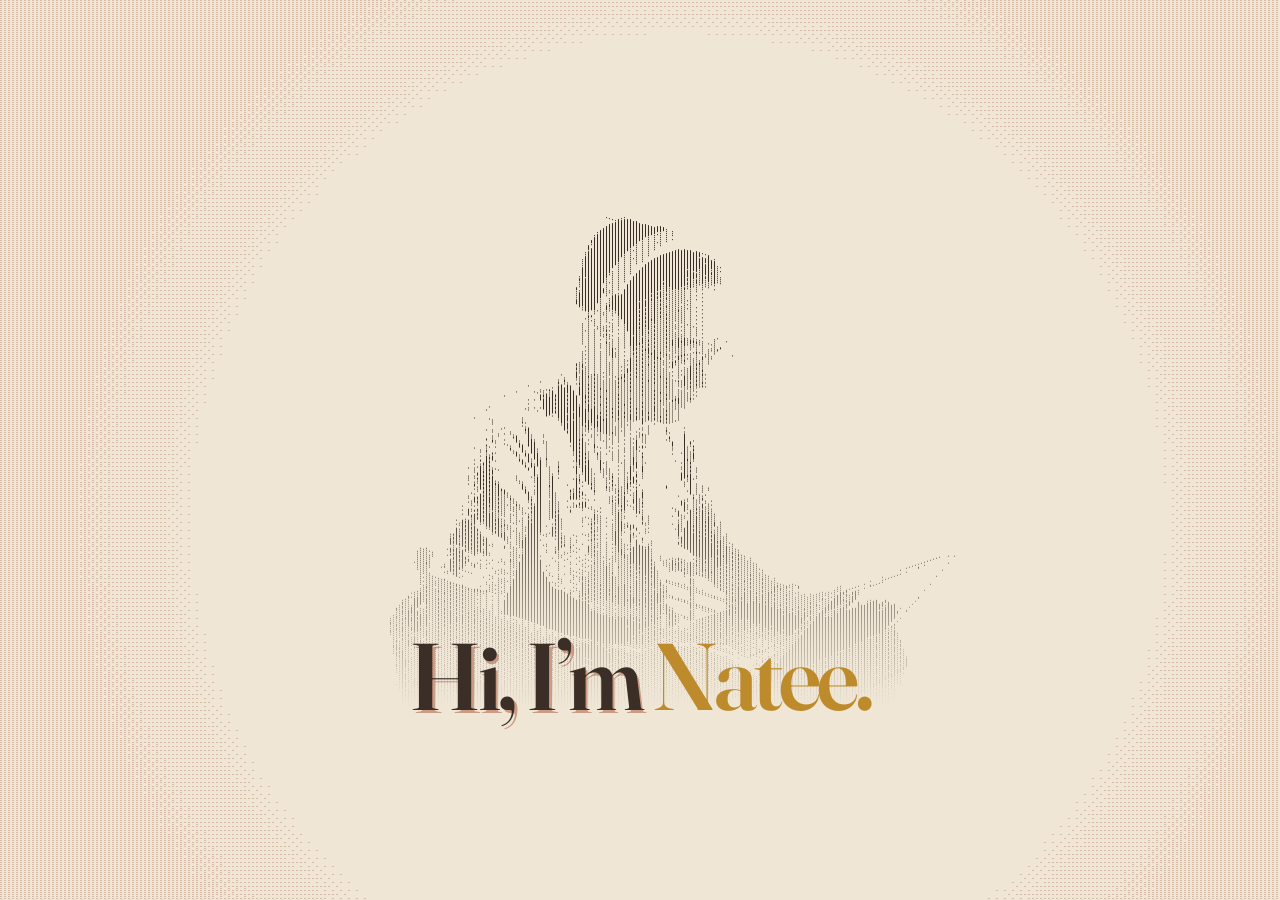
<file: about-demo.html>
<!doctype html>
<html lang="zh-TW">
<head>
<meta charset="utf-8">
<meta name="viewport" content="width=device-width,initial-scale=1">
<title>About Natee — demo</title>
<link rel="preconnect" href="https://fonts.googleapis.com">
<link rel="preconnect" href="https://fonts.gstatic.com" crossorigin>
<link href="https://fonts.googleapis.com/css2?family=Fraunces:opsz,wght@9..144,400;9..144,600;9..144,700&family=JetBrains+Mono:wght@400;500&family=Noto+Serif+TC:wght@400;600&display=swap" rel="stylesheet">
<style>
:root{
  --paper:#efe6d6; --ink:#3a2e26; --terra:#a8593a; --terra-deep:#7c4128;
  --dim:#8a7663; --gold:#bd8b2c; --line:#cbb89b; --line-soft:#e6dbc8;
  --mono:"JetBrains Mono",monospace;
  --serif:"Fraunces","Noto Serif TC",Georgia,serif;
  --serifzh:"Noto Serif TC","Fraunces",serif;
  --pad:clamp(22px,6vw,90px);
}
*{box-sizing:border-box}
html,body{margin:0}
body{background:var(--paper);color:var(--ink);font-family:var(--serifzh)}
::selection{background:var(--terra);color:var(--paper);-webkit-text-fill-color:var(--paper)}

/* 半色調暈影背景：整頁固定，內容浮在上面 */
#vig{position:fixed;inset:0;z-index:0;pointer-events:none}

.wrap{position:relative;z-index:1;min-height:100vh;
  padding:8vh var(--pad);display:flex;flex-direction:column;
  align-items:center;justify-content:center}

/* 人像：跟站上一樣的流動 dither，但用墨色而非陶土（照你給的參考），
   網屏也更細（STEP 3 / LW 1）好撐住細節 */
.fig{display:block;width:min(62vw,900px);aspect-ratio:1300/867;
  -webkit-mask-image:linear-gradient(to bottom,#000 58%,transparent 100%);
  mask-image:linear-gradient(to bottom,#000 58%,transparent 100%);
  margin-bottom:clamp(-86px,-6vw,-24px)} /* 負值＝讓大標壓上來 */

/* 大標：跟 Interfaces / agents 完全同一組參數 */
.hi{position:relative;font-family:var(--serif);font-weight:600;
  font-size:clamp(40px,7.4vw,150px);line-height:.98;letter-spacing:-.038em;
  color:var(--ink);margin:0;text-align:center;
  text-shadow:.03em .03em 0 color-mix(in srgb,var(--terra) 52%,transparent)}
.hi .g{color:var(--gold);text-shadow:none}

@media (max-width:760px){
  .fig{width:88vw;margin-bottom:clamp(-34px,-6vw,-12px)}
}
</style>
</head>
<body>

<canvas id="vig" aria-hidden="true"></canvas>

<main class="wrap">
  <canvas class="fig" id="fig" aria-hidden="true"></canvas>
  <h1 class="hi">Hi, I’m <span class="g">Natee.</span></h1>
</main>


<script>
// 8×8 Bayer：背景與人像共用同一張門檻表
const BAYER = [
  0,48,12,60,3,51,15,63, 32,16,44,28,35,19,47,31,
  8,56,4,52,11,59,7,55,  40,24,36,20,43,27,39,23,
  2,50,14,62,1,49,13,61, 34,18,46,30,33,17,45,29,
  10,58,6,54,9,57,5,53,  42,26,38,22,41,25,37,21,
].map(v => (v + 0.5) / 64);

// 平滑階梯：中心無墨與邊緣落墨之間的過渡才不會出現硬邊
const ss = (a, b, x) => { const t = Math.min(1, Math.max(0, (x - a) / (b - a))); return t * t * (3 - 2 * t); };

// ── 背景：跟人像同一支引擎（短劃 + 8×8 Bayer + 流動），
//    差別只在亮度場是「算出來的徑向漸層」而不是一張圖 ──
(function vignette() {
  const cv = document.getElementById('vig'), ctx = cv.getContext('2d');
  const INK = [168, 89, 58];           // --terra
  const A = 78;                        // 「淡」：直接壓 alpha，不動疏密
  const STEP = 4, LW = 2, FLOW = 16;   // 動態比人像強：每秒推 16 列（人像是 6）
  let W = 0, H = 0, R = 1, out = null, flow = 0, lastT = 0;
  const size = () => {
    W = cv.width = Math.round(innerWidth);
    H = cv.height = Math.round(innerHeight);
    R = Math.hypot(W, H) * 0.5;
    out = ctx.createImageData(W, H);
  };
  size();
  addEventListener('resize', size);

  const draw = now => {
    requestAnimationFrame(draw);
    const time = now / 1000, dt = lastT ? Math.min(0.05, time - lastT) : 0; lastT = time;
    flow += dt * FLOW; const fl = Math.floor(flow);
    // 光心漂移與呼吸都比第一版明顯，但仍屬環境等級
    const cx = W * (0.5 + 0.10 * Math.sin(time * 0.16));
    const cy = H * (0.5 + 0.08 * Math.cos(time * 0.11));
    const breathe = 0.06 * Math.sin(time * 0.34);
    const od = out.data; od.fill(0);
    for (let x = 0; x < W; x += STEP) {
      for (let y = 0; y < H; y++) {
        const d = Math.hypot(x - cx, y - cy) / R;
        // v 小才落墨（跟人像同規則）：中心要 v 高＝乾淨，邊緣 v 低＝落墨。
        // 注意方向——寫成 0.34 + 0.80*ss(...) 會剛好相反，中間變成一團墨。
        const v = 1.14 - 0.80 * ss(0.10, 1.0, d) + breathe;
        if (v < BAYER[((y + fl) & 7) * 8 + (x & 7)]) {
          for (let k = 0; k < LW && x + k < W; k++) {
            const q = (y * W + x + k) * 4;
            od[q] = INK[0]; od[q+1] = INK[1]; od[q+2] = INK[2]; od[q+3] = A;
          }
        }
      }
    }
    ctx.putImageData(out, 0, 0);
  };
  requestAnimationFrame(draw);
})();

// ── 人像：站上 mountDither 的精簡移植（與背景共用 BAYER）──
(function figure() {
  const cv = document.getElementById('fig'), fx = cv.getContext('2d');
  const STEP = 3, LW = 1, CON = 1.5, BRG = -0.04, FLOW = 6;
  const INK = [58, 46, 38];      // --ink：照參考圖用墨色，不是陶土
  let W = 0, H = 0, lum = null, out = null, flow = 0, lastT = 0;
  const img = new Image();
  const build = () => {
    W = cv.width = Math.max(80, Math.round(cv.offsetWidth));
    H = cv.height = Math.max(80, Math.round(cv.offsetHeight));
    if (!img.complete || !img.naturalWidth) return;
    const b = document.createElement('canvas'); b.width = W; b.height = H;
    const bx = b.getContext('2d');
    const s = Math.min(W / img.naturalWidth, H / img.naturalHeight);   // contain：整個人要在框內
    bx.drawImage(img, (W - img.naturalWidth * s) / 2, (H - img.naturalHeight * s) / 2,
      img.naturalWidth * s, img.naturalHeight * s);
    const d = bx.getImageData(0, 0, W, H).data;
    lum = new Float32Array(W * H);
    for (let i = 0, p = 0; i < W * H; i++, p += 4) {
      const l = (0.299 * d[p] + 0.587 * d[p+1] + 0.114 * d[p+2]) / 255;
      lum[i] = 1 - (d[p+3] / 255) * (1 - l);   // 去背：越透明越亮＝越不落墨
    }
    out = fx.createImageData(W, H);
  };
  const draw = t => {
    requestAnimationFrame(draw);
    if (!lum || !out) return;
    const time = t / 1000, dt = lastT ? Math.min(0.05, time - lastT) : 0; lastT = time;
    flow += dt * FLOW; const fl = Math.floor(flow);
    const breathe = 0.03 * Math.sin(time * 0.85);
    const od = out.data; od.fill(0);
    for (let x = 0; x < W; x += STEP) {
      for (let y = 0; y < H; y++) {
        let v = lum[y * W + x];
        v = (v - 0.5) * CON + 0.5 + BRG + breathe;
        if (v < BAYER[((y + fl) & 7) * 8 + (x & 7)]) {
          for (let k = 0; k < LW && x + k < W; k++) {
            const q = (y * W + x + k) * 4;
            od[q] = INK[0]; od[q+1] = INK[1]; od[q+2] = INK[2]; od[q+3] = 255;
          }
        }
      }
    }
    fx.putImageData(out, 0, 0);
  };
  img.onload = build; img.src = 'me-actual.png';
  new ResizeObserver(() => build()).observe(cv);
  requestAnimationFrame(draw);
})();
</script>
</body>
</html>
</file>
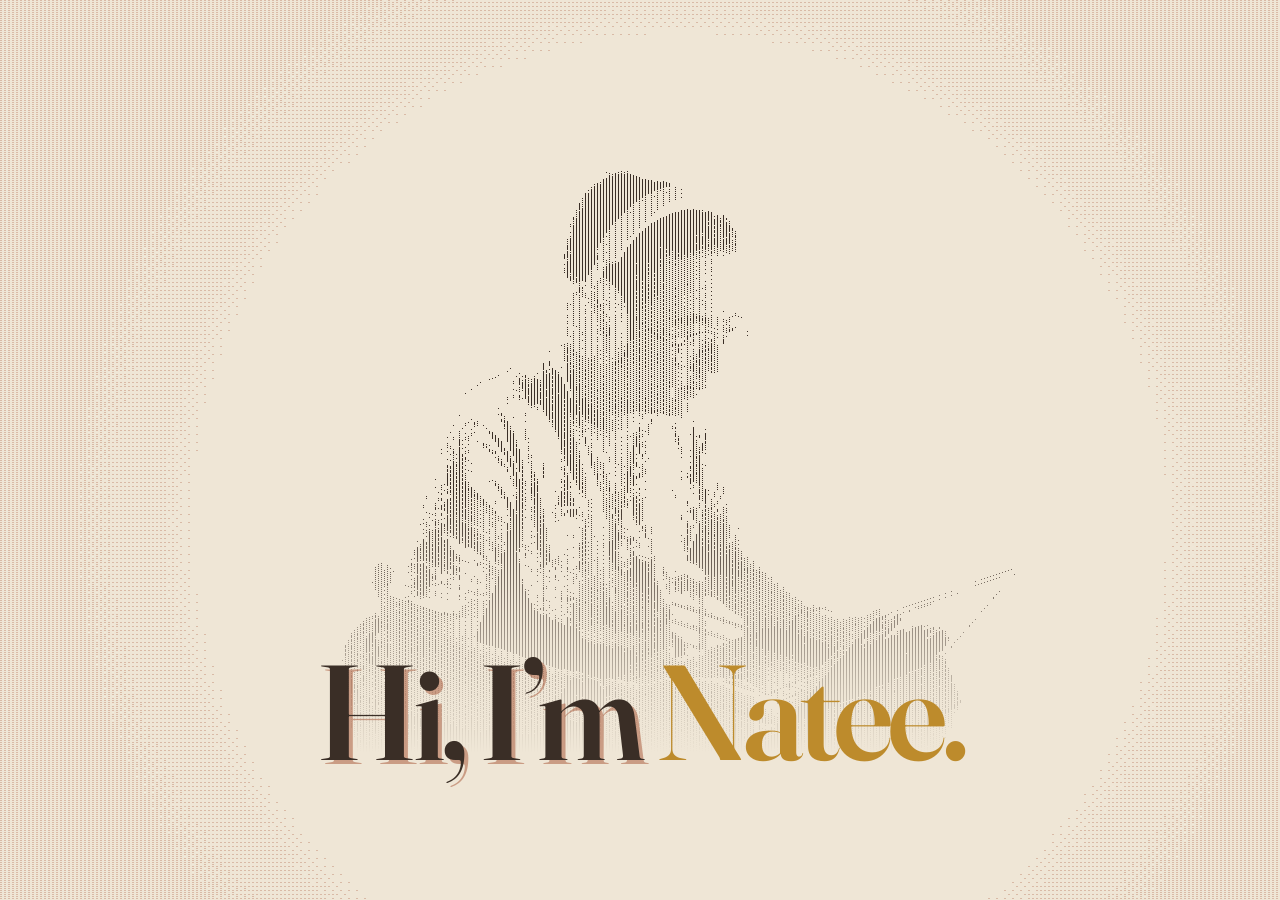
<file: about-demo2.html>
<!doctype html>
<html lang="zh-TW">
<head>
<meta charset="utf-8">
<meta name="viewport" content="width=device-width,initial-scale=1">
<title>v2 放大版 · About Natee — demo</title>
<link rel="preconnect" href="https://fonts.googleapis.com">
<link rel="preconnect" href="https://fonts.gstatic.com" crossorigin>
<link href="https://fonts.googleapis.com/css2?family=Fraunces:opsz,wght@9..144,400;9..144,600;9..144,700&family=JetBrains+Mono:wght@400;500&family=Noto+Serif+TC:wght@400;600&display=swap" rel="stylesheet">
<style>
:root{
  --paper:#efe6d6; --ink:#3a2e26; --terra:#a8593a; --terra-deep:#7c4128;
  --dim:#8a7663; --gold:#bd8b2c; --line:#cbb89b; --line-soft:#e6dbc8;
  --mono:"JetBrains Mono",monospace;
  --serif:"Fraunces","Noto Serif TC",Georgia,serif;
  --serifzh:"Noto Serif TC","Fraunces",serif;
  --pad:clamp(22px,6vw,90px);
}
*{box-sizing:border-box}
html,body{margin:0}
body{background:var(--paper);color:var(--ink);font-family:var(--serifzh)}
::selection{background:var(--terra);color:var(--paper);-webkit-text-fill-color:var(--paper)}

/* 半色調暈影背景：整頁固定，內容浮在上面 */
#vig{position:fixed;inset:0;z-index:0;pointer-events:none}

.wrap{position:relative;z-index:1;min-height:100vh;
  padding:8vh var(--pad);display:flex;flex-direction:column;
  align-items:center;justify-content:center}

/* 人像：跟站上一樣的流動 dither，但用墨色而非陶土（照你給的參考），
   網屏也更細（STEP 3 / LW 1）好撐住細節 */
.fig{display:block;width:min(86vw,1280px,105vh);aspect-ratio:1300/867;
  -webkit-mask-image:linear-gradient(to bottom,#000 58%,transparent 100%);
  mask-image:linear-gradient(to bottom,#000 58%,transparent 100%);
  margin-bottom:clamp(-120px,-8.5vw,-34px)} /* 負值＝讓大標壓上來 */

/* 大標：跟 Interfaces / agents 完全同一組參數 */
.hi{position:relative;font-family:var(--serif);font-weight:600;
  font-size:clamp(46px,min(11.5vw,15vh),200px);line-height:.98;letter-spacing:-.038em;
  color:var(--ink);margin:0;text-align:center;
  text-shadow:.03em .03em 0 color-mix(in srgb,var(--terra) 52%,transparent)}
.hi .g{color:var(--gold);text-shadow:none}

@media (max-width:760px){
  .fig{width:96vw;margin-bottom:clamp(-52px,-9vw,-18px)}
}
</style>
</head>
<body>

<canvas id="vig" aria-hidden="true"></canvas>

<main class="wrap">
  <canvas class="fig" id="fig" aria-hidden="true"></canvas>
  <h1 class="hi">Hi, I’m <span class="g">Natee.</span></h1>
</main>


<script>
// 8×8 Bayer：背景與人像共用同一張門檻表
const BAYER = [
  0,48,12,60,3,51,15,63, 32,16,44,28,35,19,47,31,
  8,56,4,52,11,59,7,55,  40,24,36,20,43,27,39,23,
  2,50,14,62,1,49,13,61, 34,18,46,30,33,17,45,29,
  10,58,6,54,9,57,5,53,  42,26,38,22,41,25,37,21,
].map(v => (v + 0.5) / 64);

// 平滑階梯：中心無墨與邊緣落墨之間的過渡才不會出現硬邊
const ss = (a, b, x) => { const t = Math.min(1, Math.max(0, (x - a) / (b - a))); return t * t * (3 - 2 * t); };

// ── 背景：跟人像同一支引擎（短劃 + 8×8 Bayer + 流動），
//    差別只在亮度場是「算出來的徑向漸層」而不是一張圖 ──
(function vignette() {
  const cv = document.getElementById('vig'), ctx = cv.getContext('2d');
  const INK = [168, 89, 58];           // --terra
  const A = 78;                        // 「淡」：直接壓 alpha，不動疏密
  const STEP = 4, LW = 2, FLOW = 16;   // 動態比人像強：每秒推 16 列（人像是 6）
  let W = 0, H = 0, R = 1, out = null, flow = 0, lastT = 0;
  const size = () => {
    W = cv.width = Math.round(innerWidth);
    H = cv.height = Math.round(innerHeight);
    R = Math.hypot(W, H) * 0.5;
    out = ctx.createImageData(W, H);
  };
  size();
  addEventListener('resize', size);

  const draw = now => {
    requestAnimationFrame(draw);
    const time = now / 1000, dt = lastT ? Math.min(0.05, time - lastT) : 0; lastT = time;
    flow += dt * FLOW; const fl = Math.floor(flow);
    // 光心漂移與呼吸都比第一版明顯，但仍屬環境等級
    const cx = W * (0.5 + 0.10 * Math.sin(time * 0.16));
    const cy = H * (0.5 + 0.08 * Math.cos(time * 0.11));
    const breathe = 0.06 * Math.sin(time * 0.34);
    const od = out.data; od.fill(0);
    for (let x = 0; x < W; x += STEP) {
      for (let y = 0; y < H; y++) {
        const d = Math.hypot(x - cx, y - cy) / R;
        // v 小才落墨（跟人像同規則）：中心要 v 高＝乾淨，邊緣 v 低＝落墨。
        // 注意方向——寫成 0.34 + 0.80*ss(...) 會剛好相反，中間變成一團墨。
        const v = 1.14 - 0.80 * ss(0.10, 1.0, d) + breathe;
        if (v < BAYER[((y + fl) & 7) * 8 + (x & 7)]) {
          for (let k = 0; k < LW && x + k < W; k++) {
            const q = (y * W + x + k) * 4;
            od[q] = INK[0]; od[q+1] = INK[1]; od[q+2] = INK[2]; od[q+3] = A;
          }
        }
      }
    }
    ctx.putImageData(out, 0, 0);
  };
  requestAnimationFrame(draw);
})();

// ── 人像：站上 mountDither 的精簡移植（與背景共用 BAYER）──
(function figure() {
  const cv = document.getElementById('fig'), fx = cv.getContext('2d');
  const STEP = 3, LW = 1, CON = 1.5, BRG = -0.04, FLOW = 6;
  const INK = [58, 46, 38];      // --ink：照參考圖用墨色，不是陶土
  let W = 0, H = 0, lum = null, out = null, flow = 0, lastT = 0;
  const img = new Image();
  const build = () => {
    W = cv.width = Math.max(80, Math.round(cv.offsetWidth));
    H = cv.height = Math.max(80, Math.round(cv.offsetHeight));
    if (!img.complete || !img.naturalWidth) return;
    const b = document.createElement('canvas'); b.width = W; b.height = H;
    const bx = b.getContext('2d');
    const s = Math.min(W / img.naturalWidth, H / img.naturalHeight);   // contain：整個人要在框內
    bx.drawImage(img, (W - img.naturalWidth * s) / 2, (H - img.naturalHeight * s) / 2,
      img.naturalWidth * s, img.naturalHeight * s);
    const d = bx.getImageData(0, 0, W, H).data;
    lum = new Float32Array(W * H);
    for (let i = 0, p = 0; i < W * H; i++, p += 4) {
      const l = (0.299 * d[p] + 0.587 * d[p+1] + 0.114 * d[p+2]) / 255;
      lum[i] = 1 - (d[p+3] / 255) * (1 - l);   // 去背：越透明越亮＝越不落墨
    }
    out = fx.createImageData(W, H);
  };
  const draw = t => {
    requestAnimationFrame(draw);
    if (!lum || !out) return;
    const time = t / 1000, dt = lastT ? Math.min(0.05, time - lastT) : 0; lastT = time;
    flow += dt * FLOW; const fl = Math.floor(flow);
    const breathe = 0.03 * Math.sin(time * 0.85);
    const od = out.data; od.fill(0);
    for (let x = 0; x < W; x += STEP) {
      for (let y = 0; y < H; y++) {
        let v = lum[y * W + x];
        v = (v - 0.5) * CON + 0.5 + BRG + breathe;
        if (v < BAYER[((y + fl) & 7) * 8 + (x & 7)]) {
          for (let k = 0; k < LW && x + k < W; k++) {
            const q = (y * W + x + k) * 4;
            od[q] = INK[0]; od[q+1] = INK[1]; od[q+2] = INK[2]; od[q+3] = 255;
          }
        }
      }
    }
    fx.putImageData(out, 0, 0);
  };
  img.onload = build; img.src = 'me-actual.png';
  new ResizeObserver(() => build()).observe(cv);
  requestAnimationFrame(draw);
})();
</script>
</body>
</html>
</file>
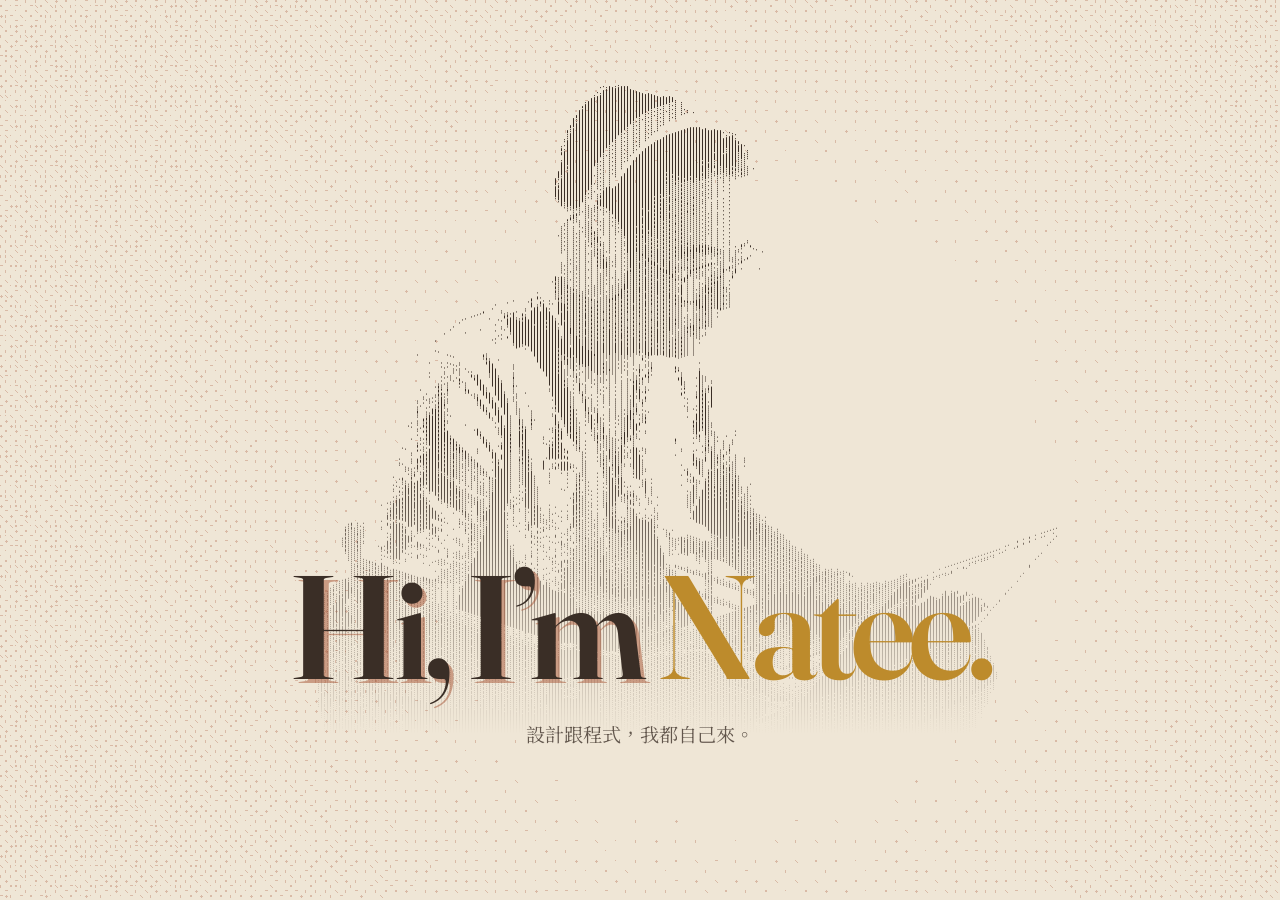
<file: about-demo3.html>
<!doctype html>
<html lang="zh-TW">
<head>
<meta charset="utf-8">
<meta name="viewport" content="width=device-width,initial-scale=1">
<title>v2 放大版 · About Natee — demo</title>
<link rel="preconnect" href="https://fonts.googleapis.com">
<link rel="preconnect" href="https://fonts.gstatic.com" crossorigin>
<link href="https://fonts.googleapis.com/css2?family=Fraunces:opsz,wght@9..144,400;9..144,600;9..144,700&family=JetBrains+Mono:wght@400;500&family=Noto+Serif+TC:wght@400;600&display=swap" rel="stylesheet">
<style>
:root{
  --paper:#efe6d6; --ink:#3a2e26; --terra:#a8593a; --terra-deep:#7c4128;
  --dim:#8a7663; --gold:#bd8b2c; --line:#cbb89b; --line-soft:#e6dbc8;
  --mono:"JetBrains Mono",monospace;
  --serif:"Fraunces","Noto Serif TC",Georgia,serif;
  --serifzh:"Noto Serif TC","Fraunces",serif;
  --pad:clamp(22px,6vw,90px);
}
*{box-sizing:border-box}
html,body{margin:0}
body{background:var(--paper);color:var(--ink);font-family:var(--serifzh)}
::selection{background:var(--terra);color:var(--paper);-webkit-text-fill-color:var(--paper)}

/* 半色調暈影背景：整頁固定，內容浮在上面 */
#vig{position:fixed;inset:0;z-index:0;pointer-events:none}

.wrap{position:relative;z-index:1;height:100vh;overflow:hidden;
  padding:0 var(--pad) 13vh;display:flex;flex-direction:column;
  align-items:center;justify-content:center}

/* 人像：跟站上一樣的流動 dither，但用墨色而非陶土（照你給的參考），
   網屏也更細（STEP 3 / LW 1）好撐住細節 */
.fig{display:block;flex:none;width:min(92vw,1400px,117vh);aspect-ratio:1300/867;
  -webkit-mask-image:linear-gradient(to bottom,#000 58%,transparent 100%);
  mask-image:linear-gradient(to bottom,#000 58%,transparent 100%);
  margin-bottom:clamp(-215px,-14vw,-64px)} /* 負值＝大標壓進身體，人像才吃得到高度 */

/* 大標：跟 Interfaces / agents 完全同一組參數 */
.hi{position:relative;font-family:var(--serif);font-weight:600;
  font-size:clamp(46px,11.5vw,200px);line-height:.98;letter-spacing:-.038em;
  color:var(--ink);margin:0;text-align:center;
  text-shadow:.03em .03em 0 color-mix(in srgb,var(--terra) 52%,transparent)}
.hi .g{color:var(--gold);text-shadow:none}
/* 自我介紹那句：襯線、比大標小兩階，貼著大標下方 */
.sub{position:relative;margin:clamp(14px,1.6vw,22px) 0 0;text-align:center;
  font-family:var(--serif);font-size:clamp(15px,1.5vw,20px);line-height:1.7;color:var(--ink);opacity:.78}

@media (max-width:760px){
  .fig{width:min(112vw,150vh);margin-bottom:clamp(-96px,-20vw,-30px)}
}
</style>
</head>
<body>

<canvas id="vig" aria-hidden="true"></canvas>

<main class="wrap">
  <canvas class="fig" id="fig" aria-hidden="true"></canvas>
  <h1 class="hi">Hi, I’m <span class="g">Natee.</span></h1>
  <p class="sub">設計跟程式，我都自己來。</p>
</main>


<script>
// 8×8 Bayer：背景與人像共用同一張門檻表
const BAYER = [
  0,48,12,60,3,51,15,63, 32,16,44,28,35,19,47,31,
  8,56,4,52,11,59,7,55,  40,24,36,20,43,27,39,23,
  2,50,14,62,1,49,13,61, 34,18,46,30,33,17,45,29,
  10,58,6,54,9,57,5,53,  42,26,38,22,41,25,37,21,
].map(v => (v + 0.5) / 64);

// 平滑階梯：中心無墨與邊緣落墨之間的過渡才不會出現硬邊
const ss = (a, b, x) => { const t = Math.min(1, Math.max(0, (x - a) / (b - a))); return t * t * (3 - 2 * t); };

// ── 背景：跟人像同一支引擎（短劃 + 8×8 Bayer + 流動），
//    差別只在亮度場是「算出來的徑向漸層」而不是一張圖 ──
// 記號庫：同一支墨，但每格蓋的形狀不同——直劃／橫劃／點／方／十字／斜劃。
// 混著用，讀起來像手工排的網屏，而不是機器掃描線。
const MARKS = [
  [[0,0],[0,1],[0,2]],                 // 直短劃
  [[0,0],[0,1],[0,2]],                 // 直短劃（權重加倍，讓線仍是主調）
  [[0,0],[1,0],[2,0]],                 // 橫短劃
  [[0,0]],                             // 點
  [[0,0],[1,0],[0,1],[1,1]],           // 方
  [[1,0],[0,1],[1,1],[2,1],[1,2]],     // 十字
  [[0,0],[1,1],[2,2]],                 // 斜劃
];
const HASH = (x, y) => (((x * 73856093) ^ (y * 19349663)) >>> 0);

(function vignette() {
  const cv = document.getElementById('vig'), ctx = cv.getContext('2d');
  const INK = [168, 89, 58];           // --terra
  const A = 78;                        // 「淡」：直接壓 alpha，不動疏密
  const STEP = 5, FLOW = 16;   // 動態比人像強：每秒推 16 列（人像是 6）
  let W = 0, H = 0, R = 1, out = null, flow = 0, lastT = 0;
  const size = () => {
    W = cv.width = Math.round(innerWidth);
    H = cv.height = Math.round(innerHeight);
    R = Math.hypot(W, H) * 0.5;
    out = ctx.createImageData(W, H);
  };
  size();
  addEventListener('resize', size);

  const draw = now => {
    requestAnimationFrame(draw);
    const time = now / 1000, dt = lastT ? Math.min(0.05, time - lastT) : 0; lastT = time;
    flow += dt * FLOW; const fl = Math.floor(flow);
    // 光心漂移與呼吸都比第一版明顯，但仍屬環境等級
    const cx = W * (0.5 + 0.10 * Math.sin(time * 0.16));
    const cy = H * (0.5 + 0.08 * Math.cos(time * 0.11));
    const breathe = 0.06 * Math.sin(time * 0.34);
    const od = out.data; od.fill(0);
    // 逐「格」取樣（不是逐像素列）——逐列掃描時連續落墨會連成直線，所以原本只有線。
    // 每格通過門檻就蓋一個記號，記號種類由座標雜湊決定 → 線、點、方、十字混在一起。
    for (let cx0 = 0; cx0 < W; cx0 += STEP) {
      for (let cy0 = 0; cy0 < H; cy0 += STEP) {
        const d = Math.hypot(cx0 - cx, cy0 - cy) / R;
        // v 小才落墨：中心 v 高＝乾淨，邊緣 v 低＝落墨（方向寫反會變成中間一團墨）
        const v = 1.14 - 0.80 * ss(0.10, 1.0, d) + breathe;
        if (v >= BAYER[(((cy0 + fl) / STEP | 0) & 7) * 8 + (((cx0 / STEP) | 0) & 7)]) continue;
        const m = MARKS[HASH(cx0 / STEP | 0, cy0 / STEP | 0) % MARKS.length];
        for (let i = 0; i < m.length; i++) {
          const px = cx0 + m[i][0], py = cy0 + m[i][1];
          if (px >= W || py >= H) continue;
          const q = (py * W + px) * 4;
          od[q] = INK[0]; od[q+1] = INK[1]; od[q+2] = INK[2]; od[q+3] = A;
        }
      }
    }
    ctx.putImageData(out, 0, 0);
  };
  requestAnimationFrame(draw);
})();

// ── 人像：站上 mountDither 的精簡移植（與背景共用 BAYER）──
(function figure() {
  const cv = document.getElementById('fig'), fx = cv.getContext('2d');
  const STEP = 3, LW = 1, CON = 1.5, BRG = -0.04, FLOW = 6;
  const INK = [58, 46, 38];      // --ink：照參考圖用墨色，不是陶土
  let W = 0, H = 0, lum = null, out = null, flow = 0, lastT = 0;
  const img = new Image();
  const build = () => {
    W = cv.width = Math.max(80, Math.round(cv.offsetWidth));
    H = cv.height = Math.max(80, Math.round(cv.offsetHeight));
    if (!img.complete || !img.naturalWidth) return;
    const b = document.createElement('canvas'); b.width = W; b.height = H;
    const bx = b.getContext('2d');
    const s = Math.min(W / img.naturalWidth, H / img.naturalHeight);   // contain：整個人要在框內
    bx.drawImage(img, (W - img.naturalWidth * s) / 2, (H - img.naturalHeight * s) / 2,
      img.naturalWidth * s, img.naturalHeight * s);
    const d = bx.getImageData(0, 0, W, H).data;
    lum = new Float32Array(W * H);
    for (let i = 0, p = 0; i < W * H; i++, p += 4) {
      const l = (0.299 * d[p] + 0.587 * d[p+1] + 0.114 * d[p+2]) / 255;
      lum[i] = 1 - (d[p+3] / 255) * (1 - l);   // 去背：越透明越亮＝越不落墨
    }
    out = fx.createImageData(W, H);
  };
  const draw = t => {
    requestAnimationFrame(draw);
    if (!lum || !out) return;
    const time = t / 1000, dt = lastT ? Math.min(0.05, time - lastT) : 0; lastT = time;
    flow += dt * FLOW; const fl = Math.floor(flow);
    const breathe = 0.03 * Math.sin(time * 0.85);
    const od = out.data; od.fill(0);
    for (let x = 0; x < W; x += STEP) {
      for (let y = 0; y < H; y++) {
        let v = lum[y * W + x];
        v = (v - 0.5) * CON + 0.5 + BRG + breathe;
        if (v < BAYER[((y + fl) & 7) * 8 + (x & 7)]) {
          for (let k = 0; k < LW && x + k < W; k++) {
            const q = (y * W + x + k) * 4;
            od[q] = INK[0]; od[q+1] = INK[1]; od[q+2] = INK[2]; od[q+3] = 255;
          }
        }
      }
    }
    fx.putImageData(out, 0, 0);
  };
  img.onload = build; img.src = 'me-actual.png';
  new ResizeObserver(() => build()).observe(cv);
  requestAnimationFrame(draw);
})();
</script>
</body>
</html>
</file>
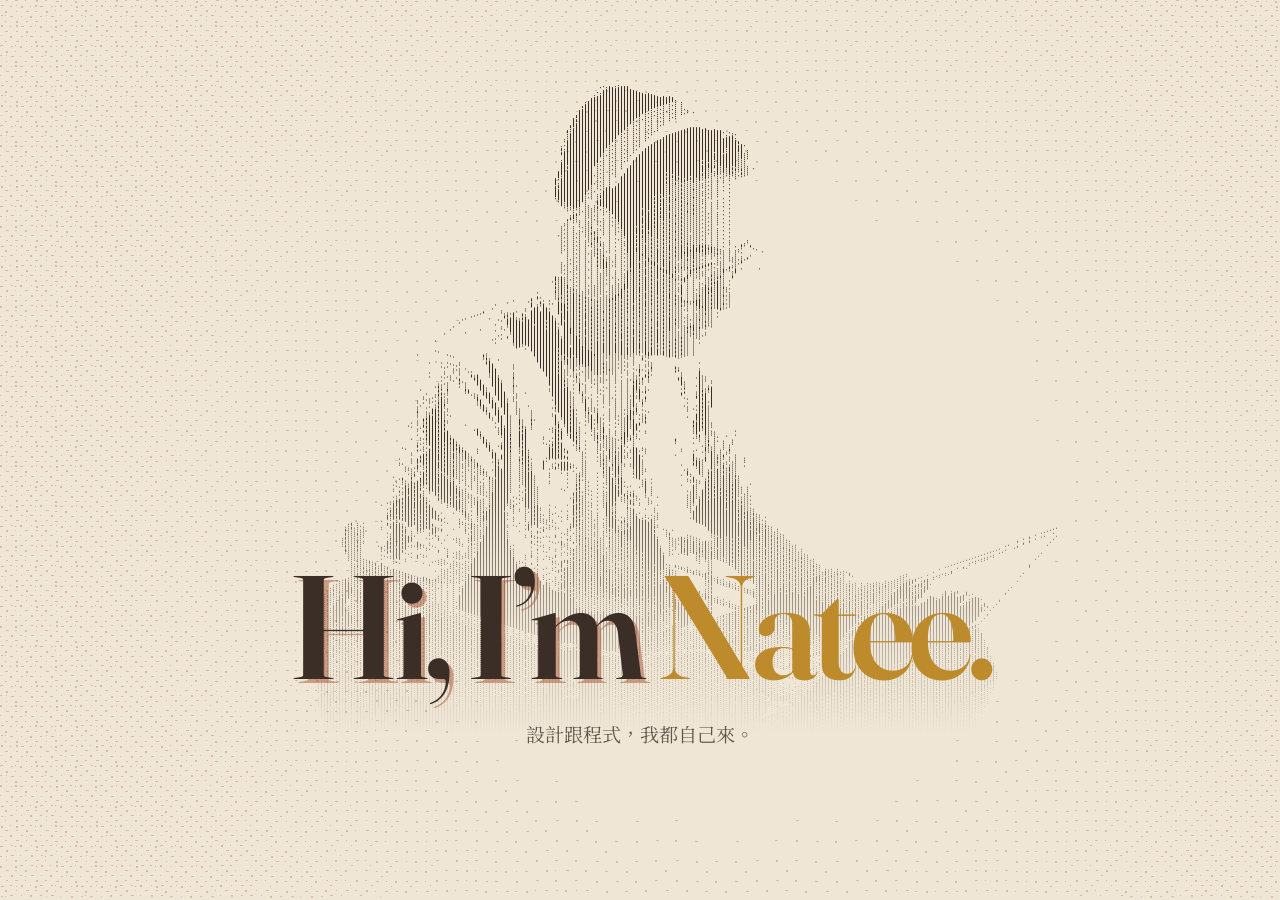
<file: about-demo4.html>
<!doctype html>
<html lang="zh-TW">
<head>
<meta charset="utf-8">
<meta name="viewport" content="width=device-width,initial-scale=1">
<title>v2 放大版 · About Natee — demo</title>
<link rel="preconnect" href="https://fonts.googleapis.com">
<link rel="preconnect" href="https://fonts.gstatic.com" crossorigin>
<link href="https://fonts.googleapis.com/css2?family=Fraunces:opsz,wght@9..144,400;9..144,600;9..144,700&family=JetBrains+Mono:wght@400;500&family=Noto+Serif+TC:wght@400;600&display=swap" rel="stylesheet">
<style>
:root{
  --paper:#efe6d6; --ink:#3a2e26; --terra:#a8593a; --terra-deep:#7c4128;
  --dim:#8a7663; --gold:#bd8b2c; --line:#cbb89b; --line-soft:#e6dbc8;
  --mono:"JetBrains Mono",monospace;
  --serif:"Fraunces","Noto Serif TC",Georgia,serif;
  --serifzh:"Noto Serif TC","Fraunces",serif;
  --pad:clamp(22px,6vw,90px);
}
*{box-sizing:border-box}
html,body{margin:0}
body{background:var(--paper);color:var(--ink);font-family:var(--serifzh)}
::selection{background:var(--terra);color:var(--paper);-webkit-text-fill-color:var(--paper)}

/* 半色調暈影背景：整頁固定，內容浮在上面 */
#vig{position:fixed;inset:0;z-index:0;pointer-events:none}

.wrap{position:relative;z-index:1;height:100vh;overflow:hidden;
  padding:0 var(--pad) 13vh;display:flex;flex-direction:column;
  align-items:center;justify-content:center}

/* 人像：跟站上一樣的流動 dither，但用墨色而非陶土（照你給的參考），
   網屏也更細（STEP 3 / LW 1）好撐住細節 */
.fig{display:block;flex:none;width:min(92vw,1400px,117vh);aspect-ratio:1300/867;
  -webkit-mask-image:linear-gradient(to bottom,#000 58%,transparent 100%);
  mask-image:linear-gradient(to bottom,#000 58%,transparent 100%);
  margin-bottom:clamp(-215px,-14vw,-64px)} /* 負值＝大標壓進身體，人像才吃得到高度 */

/* 大標：跟 Interfaces / agents 完全同一組參數 */
.hi{position:relative;font-family:var(--serif);font-weight:600;
  font-size:clamp(46px,11.5vw,200px);line-height:.98;letter-spacing:-.038em;
  color:var(--ink);margin:0;text-align:center;
  text-shadow:.03em .03em 0 color-mix(in srgb,var(--terra) 52%,transparent)}
.hi .g{color:var(--gold);text-shadow:none}
/* 自我介紹那句：襯線、比大標小兩階，貼著大標下方 */
.sub{position:relative;margin:clamp(14px,1.6vw,22px) 0 0;text-align:center;
  font-family:var(--serif);font-size:clamp(15px,1.5vw,20px);line-height:1.7;color:var(--ink);opacity:.78}

@media (max-width:760px){
  .fig{width:min(112vw,150vh);margin-bottom:clamp(-96px,-20vw,-30px)}
}
</style>
</head>
<body>

<canvas id="vig" aria-hidden="true"></canvas>

<main class="wrap">
  <canvas class="fig" id="fig" aria-hidden="true"></canvas>
  <h1 class="hi">Hi, I’m <span class="g">Natee.</span></h1>
  <p class="sub">設計跟程式，我都自己來。</p>
</main>


<script>
// 8×8 Bayer：背景與人像共用同一張門檻表
const BAYER = [
  0,48,12,60,3,51,15,63, 32,16,44,28,35,19,47,31,
  8,56,4,52,11,59,7,55,  40,24,36,20,43,27,39,23,
  2,50,14,62,1,49,13,61, 34,18,46,30,33,17,45,29,
  10,58,6,54,9,57,5,53,  42,26,38,22,41,25,37,21,
].map(v => (v + 0.5) / 64);

// 平滑階梯：中心無墨與邊緣落墨之間的過渡才不會出現硬邊
const ss = (a, b, x) => { const t = Math.min(1, Math.max(0, (x - a) / (b - a))); return t * t * (3 - 2 * t); };

// ── 背景：跟人像同一支引擎（短劃 + 8×8 Bayer + 流動），
//    差別只在亮度場是「算出來的徑向漸層」而不是一張圖 ──
// 記號庫：以「點」為主，大小做變化，不用長度。
// 為什麼不是長短直劃——那會讀成下雨：記號全部同向、又用長度變化，
// 垂直散佈就是雨絲的特徵。改成點為主、方向互相抵消的短刻，才是紙的顆粒而不是天氣。
const MARKS = [
  [[0,0]],                              // 小點
  [[0,0]],                              // 小點（加權，主調）
  [[0,0]],                              // 小點（加權）
  [[0,0],[1,0],[0,1],[1,1]],            // 大點
  [[0,0],[1,0],[0,1],[1,1]],            // 大點（加權）
  [[0,0],[1,0]],                        // 橫短刻
  [[0,0],[0,1]],                        // 直短刻（與橫刻等量，方向互相抵消）
  [[0,0],[1,0],[2,0]],                  // 橫中刻
];
const HASH = (x, y) => (((x * 73856093) ^ (y * 19349663)) >>> 0);

(function vignette() {
  const cv = document.getElementById('vig'), ctx = cv.getContext('2d');
  const INK = [168, 89, 58];           // --terra
  const A = 78;                        // 「淡」：直接壓 alpha，不動疏密
  const STEP = 5, FLOW = 16;   // 動態比人像強：每秒推 16 列（人像是 6）
  let W = 0, H = 0, R = 1, out = null, flow = 0, lastT = 0;
  const size = () => {
    W = cv.width = Math.round(innerWidth);
    H = cv.height = Math.round(innerHeight);
    R = Math.hypot(W, H) * 0.5;
    out = ctx.createImageData(W, H);
  };
  size();
  addEventListener('resize', size);

  const draw = now => {
    requestAnimationFrame(draw);
    const time = now / 1000, dt = lastT ? Math.min(0.05, time - lastT) : 0; lastT = time;
    flow += dt * FLOW; const fl = Math.floor(flow);
    // 光心漂移與呼吸都比第一版明顯，但仍屬環境等級
    const cx = W * (0.5 + 0.10 * Math.sin(time * 0.16));
    const cy = H * (0.5 + 0.08 * Math.cos(time * 0.11));
    const breathe = 0.06 * Math.sin(time * 0.34);
    const od = out.data; od.fill(0);
    // 逐「格」取樣（不是逐像素列）——逐列掃描時連續落墨會連成直線，所以原本只有線。
    // 每格通過門檻就蓋一個記號，記號種類由座標雜湊決定 → 線、點、方、十字混在一起。
    for (let cx0 = 0; cx0 < W; cx0 += STEP) {
      for (let cy0 = 0; cy0 < H; cy0 += STEP) {
        const d = Math.hypot(cx0 - cx, cy0 - cy) / R;
        // v 小才落墨：中心 v 高＝乾淨，邊緣 v 低＝落墨（方向寫反會變成中間一團墨）
        const v = 1.14 - 0.80 * ss(0.10, 1.0, d) + breathe;
        if (v >= BAYER[(((cy0 + fl) / STEP | 0) & 7) * 8 + (((cx0 / STEP) | 0) & 7)]) continue;
        const gx = cx0 / STEP | 0, gy = cy0 / STEP | 0, h = HASH(gx, gy);
        const m = MARKS[h % MARKS.length];
        // 半格抖動：位置隨格子固定（不逐幀跳），讓整片不落在完美方格上
        const jx = (h >> 3) & 1, jy = (h >> 5) & 1; // 各只 0/1：不規則但不產生方向感
        for (let i = 0; i < m.length; i++) {
          const px = cx0 + m[i][0] + jx, py = cy0 + m[i][1] + jy;
          if (px >= W || py >= H) continue;
          const q = (py * W + px) * 4;
          od[q] = INK[0]; od[q+1] = INK[1]; od[q+2] = INK[2]; od[q+3] = A;
        }
      }
    }
    ctx.putImageData(out, 0, 0);
  };
  requestAnimationFrame(draw);
})();

// ── 人像：站上 mountDither 的精簡移植（與背景共用 BAYER）──
(function figure() {
  const cv = document.getElementById('fig'), fx = cv.getContext('2d');
  const STEP = 3, LW = 1, CON = 1.5, BRG = -0.04, FLOW = 6;
  const INK = [58, 46, 38];      // --ink：照參考圖用墨色，不是陶土
  let W = 0, H = 0, lum = null, out = null, flow = 0, lastT = 0;
  const img = new Image();
  const build = () => {
    W = cv.width = Math.max(80, Math.round(cv.offsetWidth));
    H = cv.height = Math.max(80, Math.round(cv.offsetHeight));
    if (!img.complete || !img.naturalWidth) return;
    const b = document.createElement('canvas'); b.width = W; b.height = H;
    const bx = b.getContext('2d');
    const s = Math.min(W / img.naturalWidth, H / img.naturalHeight);   // contain：整個人要在框內
    bx.drawImage(img, (W - img.naturalWidth * s) / 2, (H - img.naturalHeight * s) / 2,
      img.naturalWidth * s, img.naturalHeight * s);
    const d = bx.getImageData(0, 0, W, H).data;
    lum = new Float32Array(W * H);
    for (let i = 0, p = 0; i < W * H; i++, p += 4) {
      const l = (0.299 * d[p] + 0.587 * d[p+1] + 0.114 * d[p+2]) / 255;
      lum[i] = 1 - (d[p+3] / 255) * (1 - l);   // 去背：越透明越亮＝越不落墨
    }
    out = fx.createImageData(W, H);
  };
  const draw = t => {
    requestAnimationFrame(draw);
    if (!lum || !out) return;
    const time = t / 1000, dt = lastT ? Math.min(0.05, time - lastT) : 0; lastT = time;
    flow += dt * FLOW; const fl = Math.floor(flow);
    const breathe = 0.03 * Math.sin(time * 0.85);
    const od = out.data; od.fill(0);
    for (let x = 0; x < W; x += STEP) {
      for (let y = 0; y < H; y++) {
        let v = lum[y * W + x];
        v = (v - 0.5) * CON + 0.5 + BRG + breathe;
        if (v < BAYER[((y + fl) & 7) * 8 + (x & 7)]) {
          for (let k = 0; k < LW && x + k < W; k++) {
            const q = (y * W + x + k) * 4;
            od[q] = INK[0]; od[q+1] = INK[1]; od[q+2] = INK[2]; od[q+3] = 255;
          }
        }
      }
    }
    fx.putImageData(out, 0, 0);
  };
  img.onload = build; img.src = 'me-actual.png';
  new ResizeObserver(() => build()).observe(cv);
  requestAnimationFrame(draw);
})();
</script>
</body>
</html>
</file>
